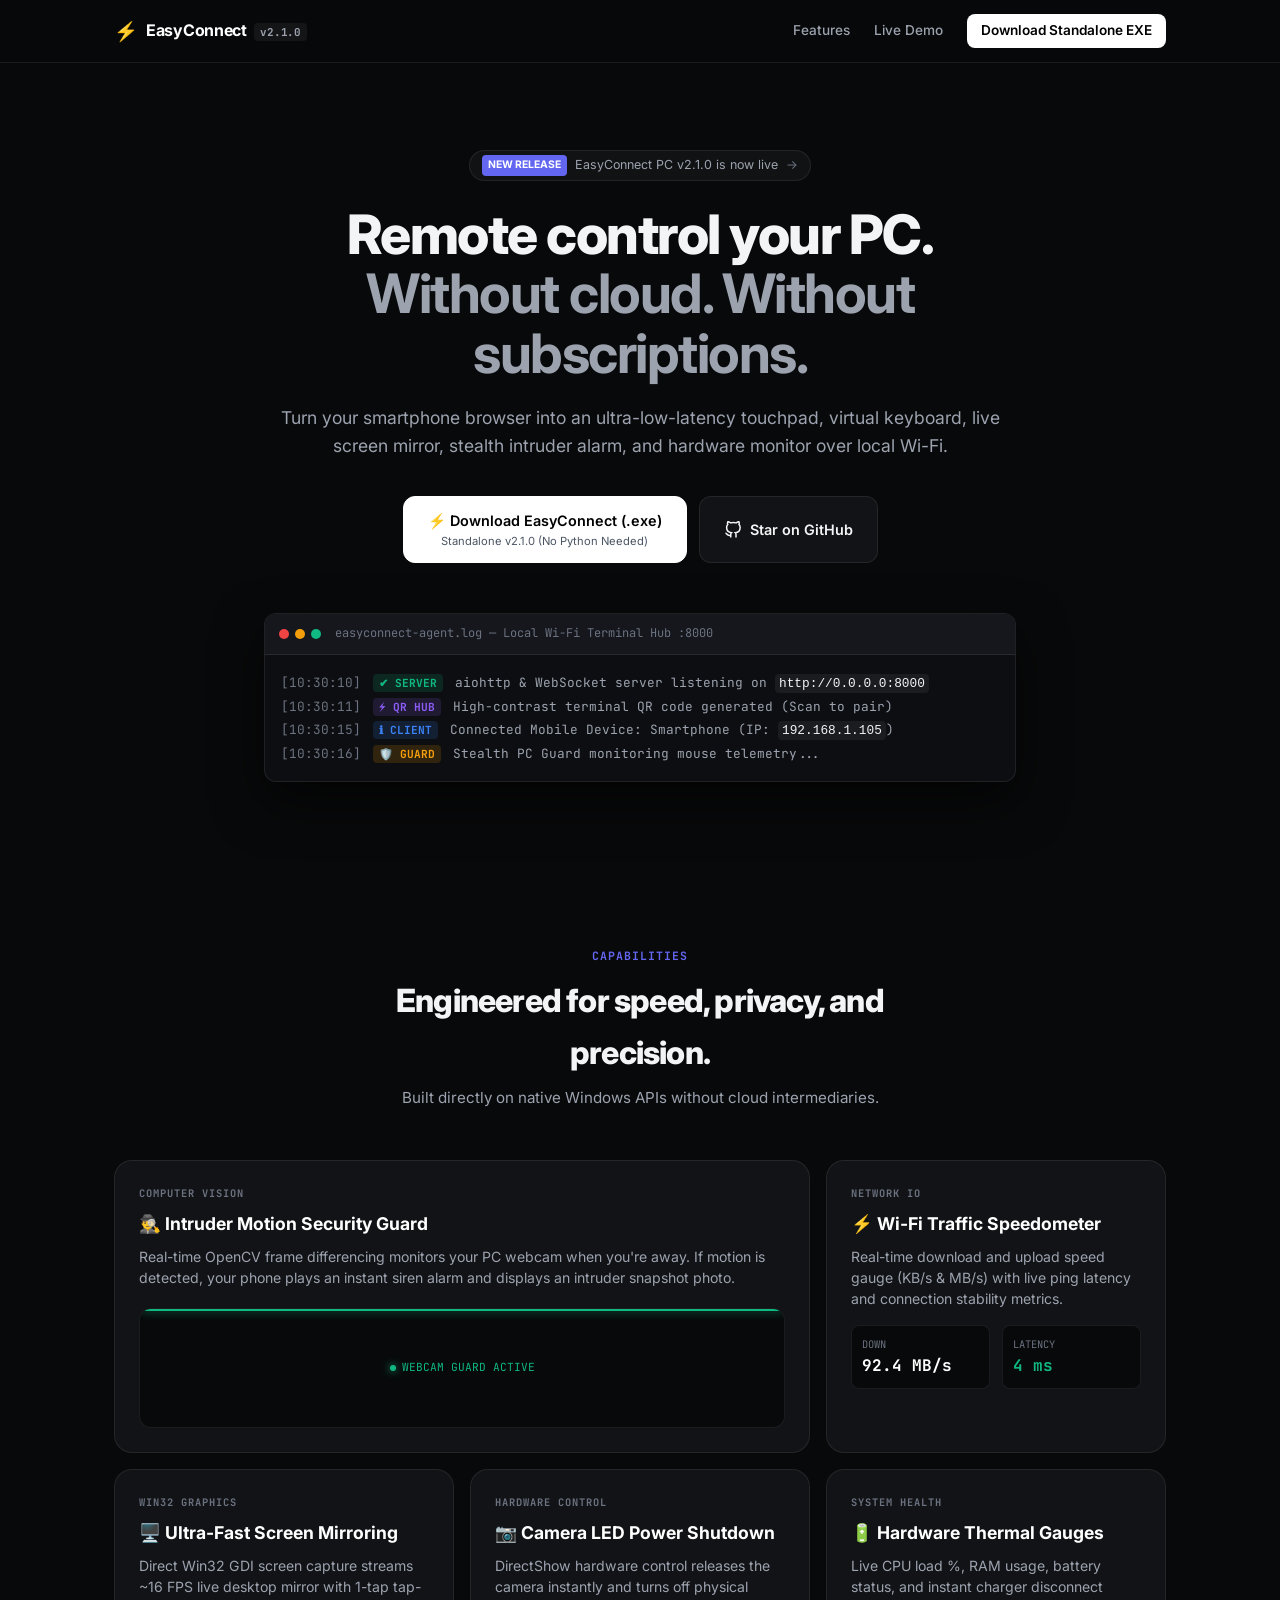
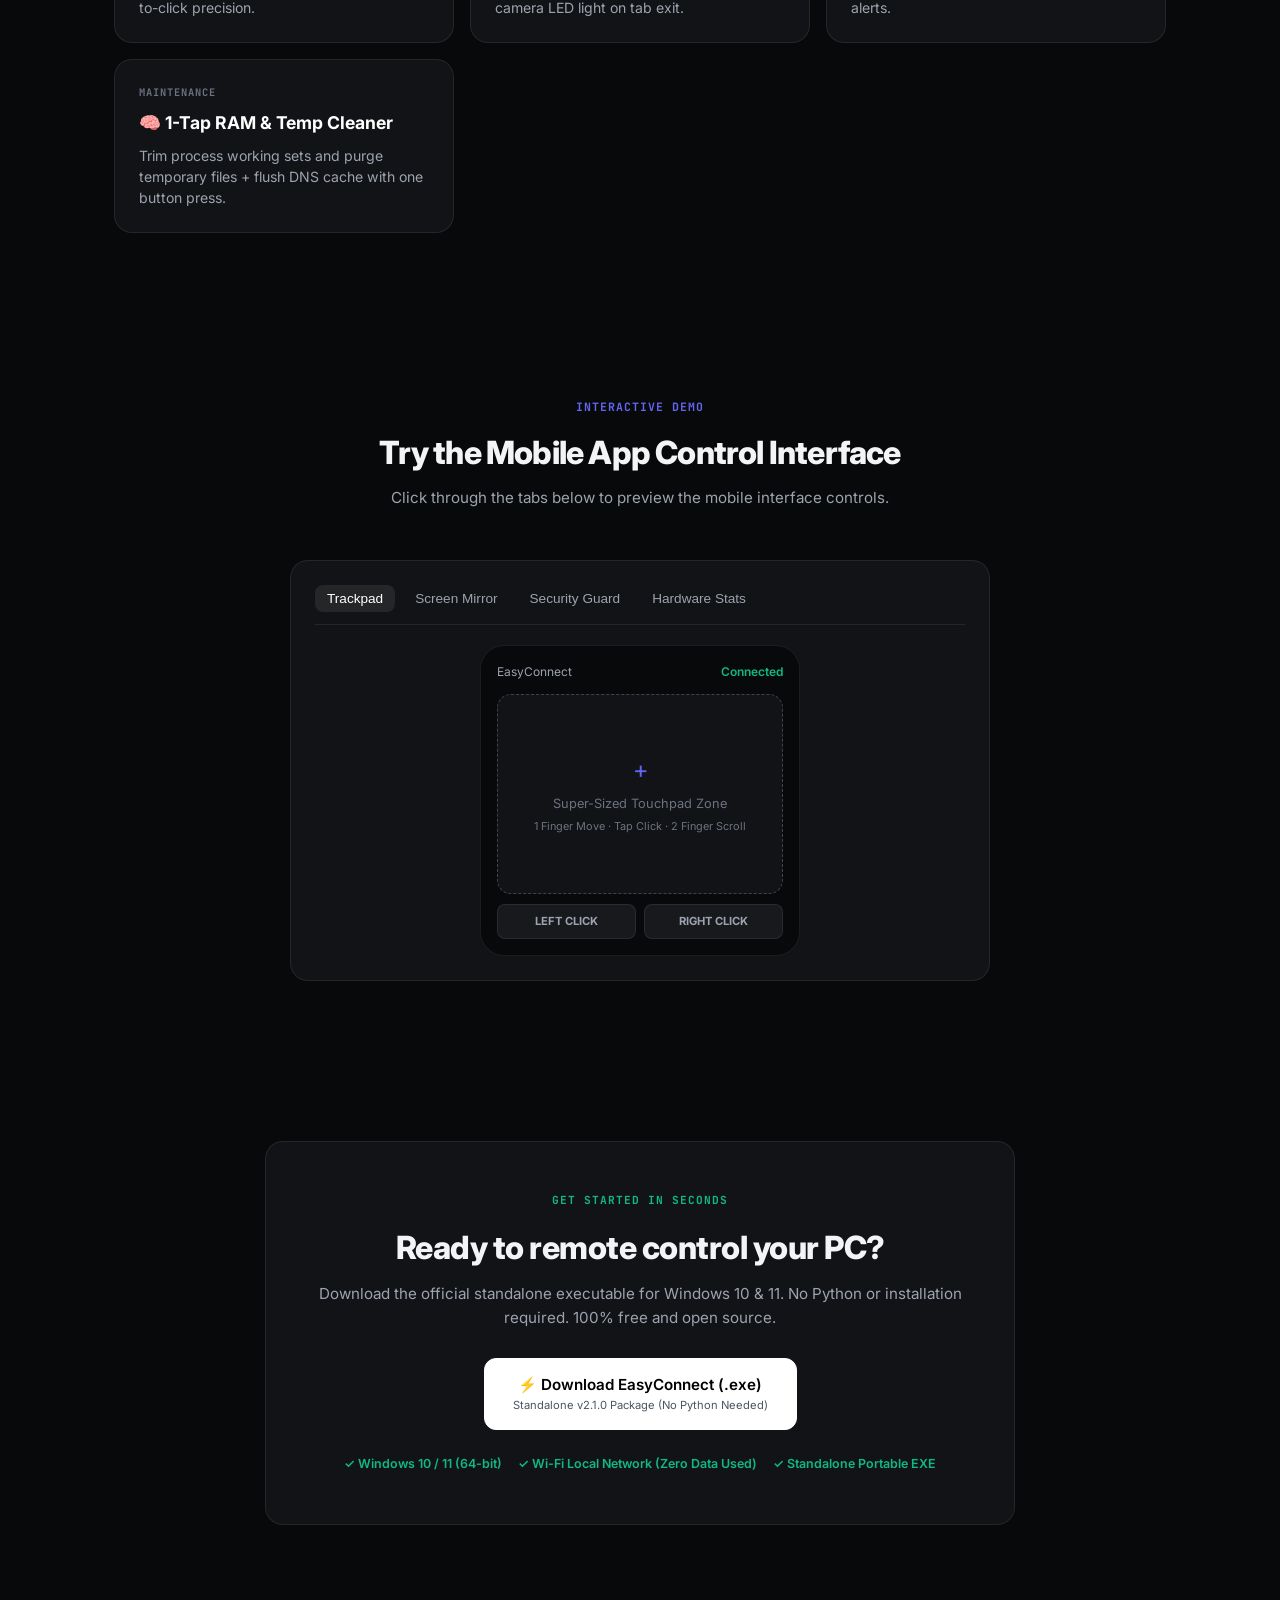
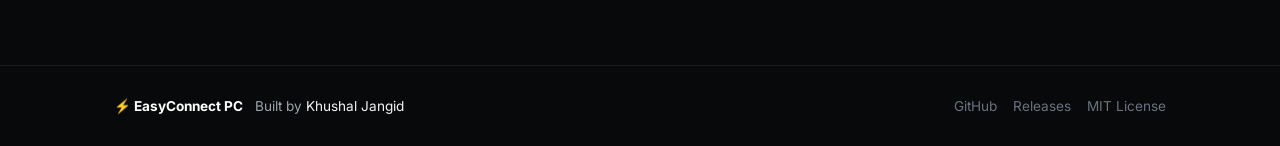
<file: docs/index.html>
<!DOCTYPE html>
<html lang="en">
<head>
  <meta charset="UTF-8">
  <meta name="viewport" content="width=device-width, initial-scale=1.0">
  <title>EasyConnect PC - The Modern PC Remote Control Suite</title>
  <meta name="description" content="EasyConnect PC is a modern, high-performance PC remote control application built with Python, Node.js, and Win32 GDI. Control your PC from any phone over Wi-Fi.">
  <meta name="keywords" content="pc remote control, phone to pc, trackpad, screen mirror, linear app design, open source">
  <meta name="author" content="Khushal Jangid">
  
  <link rel="preconnect" href="https://fonts.googleapis.com">
  <link rel="preconnect" href="https://fonts.gstatic.com" crossorigin>
  <link href="https://fonts.googleapis.com/css2?family=Inter:wght@300;400;500;600;700;800&family=JetBrains+Mono:wght@400;500;700&display=swap" rel="stylesheet">
  <link rel="stylesheet" href="style.css">
  <link rel="icon" type="image/x-icon" href="favicon.ico">
  <link rel="icon" type="image/svg+xml" href="icon.svg">
  <link rel="apple-touch-icon" href="icon.png">
</head>
<body>

  <!-- Sleek Top Navbar -->
  <nav class="navbar">
    <div class="nav-container">
      <a href="#" class="brand">
        <div class="brand-logo">⚡</div>
        <span class="brand-name">EasyConnect <span class="ver-pill">v2.1.0</span></span>
      </a>

      <div class="nav-links">
        <a href="#features">Features</a>
        <a href="#demo">Live Demo</a>
        <a href="#download" class="nav-cta">Download Standalone EXE</a>
      </div>
    </div>
  </nav>

  <!-- Hero Section -->
  <header class="hero">
    <div class="hero-container">
      <div class="hero-announcement">
        <span class="announcement-tag">NEW RELEASE</span>
        <span>EasyConnect PC v2.1.0 is now live</span>
        <span class="arrow">→</span>
      </div>

      <h1 class="hero-title">
        Remote control your PC. <br>
        <span class="hero-highlight">Without cloud. Without subscriptions.</span>
      </h1>

      <p class="hero-subtitle">
        Turn your smartphone browser into an ultra-low-latency touchpad, virtual keyboard, live screen mirror, stealth intruder alarm, and hardware monitor over local Wi-Fi.
      </p>

      <div class="hero-actions">
        <a href="https://github.com/khushal-jangid/pulse-remote-pc/releases/latest/download/EasyConnect.exe" class="btn btn-primary">
          <span>⚡ Download EasyConnect (.exe)</span>
          <small>Standalone v2.1.0 (No Python Needed)</small>
        </a>

        <a href="https://github.com/khushal-jangid/pulse-remote-pc" target="_blank" class="btn btn-secondary">
          <svg width="18" height="18" viewBox="0 0 24 24" fill="none" stroke="currentColor" stroke-width="2"><path d="M9 19c-5 1.5-5-2.5-7-3m14 6v-3.87a3.37 3.37 0 0 0-.94-2.61c3.14-.35 6.44-1.54 6.44-7A5.44 5.44 0 0 0 20 4.77 5.07 5.07 0 0 0 19.91 1S18.73.65 16 2.48a13.38 13.38 0 0 0-7 0C6.27.65 5.09 1 5.09 1A5.07 5.07 0 0 0 5 4.77a5.44 5.44 0 0 0-1.5 3.78c0 5.42 3.3 6.61 6.44 7A3.37 3.37 0 0 0 9 18.13V22"/></svg>
          <span>Star on GitHub</span>
        </a>
      </div>

      <!-- Linear Style Terminal Preview Window -->
      <div class="terminal-preview">
        <div class="terminal-header">
          <div class="window-dots">
            <span class="dot red"></span>
            <span class="dot yellow"></span>
            <span class="dot green"></span>
          </div>
          <div class="terminal-title">easyconnect-agent.log — Local Wi-Fi Terminal Hub :8000</div>
        </div>
        <div class="terminal-body">
          <div class="log-line"><span class="log-time">[10:30:10]</span> <span class="log-tag green">✔ SERVER</span> aiohttp & WebSocket server listening on <code>http://0.0.0.0:8000</code></div>
          <div class="log-line"><span class="log-time">[10:30:11]</span> <span class="log-tag purple">⚡ QR HUB</span> High-contrast terminal QR code generated (Scan to pair)</div>
          <div class="log-line"><span class="log-time">[10:30:15]</span> <span class="log-tag blue">ℹ CLIENT</span> Connected Mobile Device: Smartphone (IP: <code>192.168.1.105</code>)</div>
          <div class="log-line"><span class="log-time">[10:30:16]</span> <span class="log-tag warning">🛡️ GUARD</span> Stealth PC Guard monitoring mouse telemetry...</div>
        </div>
      </div>
    </div>
  </header>

  <!-- Bento Grid Section (Linear.app Style) -->
  <section class="section" id="features">
    <div class="container">
      <div class="section-intro">
        <span class="kicker">CAPABILITIES</span>
        <h2>Engineered for speed, privacy, and precision.</h2>
        <p>Built directly on native Windows APIs without cloud intermediaries.</p>
      </div>

      <div class="bento-grid">
        
        <!-- Large Card 1 -->
        <div class="bento-card card-large">
          <div class="card-badge">COMPUTER VISION</div>
          <h3>🕵️‍♂️ Intruder Motion Security Guard</h3>
          <p>Real-time OpenCV frame differencing monitors your PC webcam when you're away. If motion is detected, your phone plays an instant siren alarm and displays an intruder snapshot photo.</p>
          
          <div class="card-graphic guard-graphic">
            <div class="guard-scanner">
              <div class="scan-line"></div>
              <div class="guard-pill"><span class="pulse-green"></span> WEBCAM GUARD ACTIVE</div>
            </div>
          </div>
        </div>

        <!-- Card 2 -->
        <div class="bento-card">
          <div class="card-badge">NETWORK IO</div>
          <h3>⚡ Wi-Fi Traffic Speedometer</h3>
          <p>Real-time download and upload speed gauge (KB/s & MB/s) with live ping latency and connection stability metrics.</p>
          <div class="metric-display">
            <div class="m-box"><span>DOWN</span><strong>92.4 MB/s</strong></div>
            <div class="m-box"><span>LATENCY</span><strong class="green-text">4 ms</strong></div>
          </div>
        </div>

        <!-- Card 3 -->
        <div class="bento-card">
          <div class="card-badge">WIN32 GRAPHICS</div>
          <h3>🖥️ Ultra-Fast Screen Mirroring</h3>
          <p>Direct Win32 GDI screen capture streams ~16 FPS live desktop mirror with 1-tap tap-to-click precision.</p>
        </div>

        <!-- Card 4 -->
        <div class="card-small bento-card">
          <div class="card-badge">HARDWARE CONTROL</div>
          <h3>📷 Camera LED Power Shutdown</h3>
          <p>DirectShow hardware control releases the camera instantly and turns off physical camera LED light on tab exit.</p>
        </div>

        <!-- Card 5 -->
        <div class="card-small bento-card">
          <div class="card-badge">SYSTEM HEALTH</div>
          <h3>🔋 Hardware Thermal Gauges</h3>
          <p>Live CPU load %, RAM usage, battery status, and instant charger disconnect alerts.</p>
        </div>

        <!-- Card 6 -->
        <div class="card-small bento-card">
          <div class="card-badge">MAINTENANCE</div>
          <h3>🧠 1-Tap RAM & Temp Cleaner</h3>
          <p>Trim process working sets and purge temporary files + flush DNS cache with one button press.</p>
        </div>

      </div>
    </div>
  </section>

  <!-- Interactive Live Demo Section -->
  <section class="section demo-section" id="demo">
    <div class="container">
      <div class="section-intro">
        <span class="kicker">INTERACTIVE DEMO</span>
        <h2>Try the Mobile App Control Interface</h2>
        <p>Click through the tabs below to preview the mobile interface controls.</p>
      </div>

      <div class="interactive-preview">
        <div class="tab-switcher">
          <button class="tab-btn active" data-target="p-trackpad">Trackpad</button>
          <button class="tab-btn" data-target="p-screen">Screen Mirror</button>
          <button class="tab-btn" data-target="p-security">Security Guard</button>
          <button class="tab-btn" data-target="p-hardware">Hardware Stats</button>
        </div>

        <div class="preview-stage">
          
          <!-- Preview 1: Trackpad -->
          <div class="stage-pane active" id="p-trackpad">
            <div class="phone-mockup">
              <div class="mock-header">
                <span>EasyConnect</span>
                <span class="green-pill">Connected</span>
              </div>
              <div class="mock-touchpad">
                <div class="touch-crosshair">+</div>
                <span>Super-Sized Touchpad Zone</span>
                <small>1 Finger Move · Tap Click · 2 Finger Scroll</small>
              </div>
              <div class="mock-mouse-btns">
                <div class="m-btn left">LEFT CLICK</div>
                <div class="m-btn right">RIGHT CLICK</div>
              </div>
            </div>
          </div>

          <!-- Preview 2: Screen Mirror -->
          <div class="stage-pane" id="p-screen">
            <div class="phone-mockup">
              <div class="mock-header">
                <span>Live Screen Mirror</span>
                <span class="red-pill">● LIVE 16 FPS</span>
              </div>
              <div class="mock-screen-view">
                <div class="screen-wireframe">
                  <div class="wf-bar"></div>
                  <div class="wf-content">
                    <div class="wf-box"></div>
                    <div class="wf-box"></div>
                  </div>
                </div>
              </div>
            </div>
          </div>

          <!-- Preview 3: Security Guard -->
          <div class="stage-pane" id="p-security">
            <div class="phone-mockup">
              <div class="mock-header">
                <span>Security Hub</span>
                <span class="green-pill">Guard Active</span>
              </div>
              <div class="mock-card">
                <h4>🕵️‍♂️ Motion Security Guard</h4>
                <p>Webcam monitoring motion in front of PC...</p>
                <div class="siren-bar">🚨 Siren Sound Alert Enabled</div>
              </div>
            </div>
          </div>

          <!-- Preview 4: Hardware Stats -->
          <div class="stage-pane" id="p-hardware">
            <div class="phone-mockup">
              <div class="mock-header">
                <span>Hardware Metrics</span>
                <span>192.168.1.104</span>
              </div>
              <div class="mock-metrics">
                <div class="metric-row"><span>CPU Usage</span><strong>34%</strong></div>
                <div class="metric-row"><span>RAM Memory</span><strong>8.2 GB / 16 GB</strong></div>
                <div class="metric-row"><span>Battery</span><strong>98% Plugged In</strong></div>
              </div>
            </div>
          </div>

        </div>
      </div>
    </div>
  </section>

  <!-- Download CTA Section -->
  <section class="section download-section" id="download">
    <div class="container">
      <div class="cta-box">
        <div class="cta-badge">GET STARTED IN SECONDS</div>
        <h2>Ready to remote control your PC?</h2>
        <p>Download the official standalone executable for Windows 10 & 11. No Python or installation required. 100% free and open source.</p>

        <div class="cta-buttons">
          <a href="https://github.com/khushal-jangid/pulse-remote-pc/releases/latest/download/EasyConnect.exe" class="btn btn-primary btn-lg">
            ⚡ Download EasyConnect (.exe)
            <small>Standalone v2.1.0 Package (No Python Needed)</small>
          </a>
        </div>

        <div class="requirements">
          <span>✓ Windows 10 / 11 (64-bit)</span>
          <span>✓ Wi-Fi Local Network (Zero Data Used)</span>
          <span>✓ Standalone Portable EXE</span>
        </div>
      </div>
    </div>
  </section>

  <!-- Sleek Developer Footer -->
  <footer class="footer">
    <div class="container footer-container">
      <div class="footer-left">
        <span class="footer-logo">⚡ EasyConnect PC</span>
        <span>Built by <a href="https://github.com/khushal-jangid" target="_blank">Khushal Jangid</a></span>
      </div>
      <div class="footer-links">
        <a href="https://github.com/khushal-jangid/pulse-remote-pc" target="_blank">GitHub</a>
        <a href="https://github.com/khushal-jangid/pulse-remote-pc/releases" target="_blank">Releases</a>
        <a href="https://github.com/khushal-jangid/pulse-remote-pc/blob/master/LICENSE" target="_blank">MIT License</a>
      </div>
    </div>
  </footer>

  <script src="script.js"></script>
</body>
</html>
</file>
<file: docs/style.css>
:root {
  --bg-main: #08090a;
  --bg-card: #121316;
  --bg-card-hover: #17191d;
  --border-color: rgba(255, 255, 255, 0.08);
  --border-active: rgba(255, 255, 255, 0.2);

  --accent-blue: #3b82f6;
  --accent-indigo: #6366f1;
  --accent-emerald: #10b981;
  --accent-purple: #8b5cf6;

  --text-primary: #f3f4f6;
  --text-secondary: #9ca3af;
  --text-tertiary: #6b7280;

  --font-sans: 'Inter', -apple-system, BlinkMacSystemFont, sans-serif;
  --font-mono: 'JetBrains Mono', monospace;

  --radius-sm: 8px;
  --radius-md: 12px;
  --radius-lg: 18px;
}

* { box-sizing: border-box; margin: 0; padding: 0; }

html { scroll-behavior: smooth; }

body {
  background-color: var(--bg-main);
  color: var(--text-primary);
  font-family: var(--font-sans);
  line-height: 1.6;
  -webkit-font-smoothing: antialiased;
  overflow-x: hidden;
}

.container { max-width: 1100px; margin: 0 auto; padding: 0 24px; }

/* Navbar */
.navbar {
  position: fixed;
  top: 0; left: 0; right: 0;
  background: rgba(8, 9, 10, 0.85);
  backdrop-filter: blur(12px);
  border-bottom: 1px solid var(--border-color);
  z-index: 100;
  padding: 14px 0;
}

.nav-container {
  max-width: 1100px;
  margin: 0 auto;
  padding: 0 24px;
  display: flex;
  justify-content: space-between;
  align-items: center;
}

.brand { display: flex; align-items: center; gap: 8px; text-decoration: none; color: #fff; }
.brand-logo { font-size: 1.2rem; }
.brand-name { font-weight: 700; font-size: 1rem; letter-spacing: -0.3px; }
.ver-pill { font-size: 0.68rem; font-family: var(--font-mono); color: var(--text-secondary); background: rgba(255, 255, 255, 0.05); padding: 2px 6px; border-radius: 4px; margin-left: 4px; }

.nav-links { display: flex; align-items: center; gap: 24px; }
.nav-links a { color: var(--text-secondary); text-decoration: none; font-size: 0.85rem; font-weight: 500; transition: color 0.15s; }
.nav-links a:hover { color: #fff; }
.nav-cta { background: #fff !important; color: #000 !important; padding: 6px 14px; border-radius: var(--radius-sm); font-weight: 600 !important; }

/* Hero */
.hero {
  padding: 150px 0 80px;
  text-align: center;
}

.hero-container { max-width: 800px; margin: 0 auto; padding: 0 24px; }

.hero-announcement {
  display: inline-flex;
  align-items: center;
  gap: 8px;
  background: rgba(255, 255, 255, 0.04);
  border: 1px solid var(--border-color);
  padding: 4px 12px;
  border-radius: 20px;
  font-size: 0.78rem;
  color: var(--text-secondary);
  margin-bottom: 24px;
}

.announcement-tag { background: var(--accent-indigo); color: #fff; font-size: 0.65rem; font-weight: 700; padding: 2px 6px; border-radius: 4px; }
.arrow { color: var(--text-tertiary); }

.hero-title {
  font-size: 3.4rem;
  font-weight: 800;
  letter-spacing: -1.5px;
  line-height: 1.1;
  margin-bottom: 20px;
}

.hero-highlight { color: var(--text-secondary); font-weight: 700; }

.hero-subtitle {
  font-size: 1.1rem;
  color: var(--text-secondary);
  margin-bottom: 36px;
  line-height: 1.6;
}

.hero-actions {
  display: flex;
  justify-content: center;
  gap: 12px;
  flex-wrap: wrap;
  margin-bottom: 50px;
}

.btn {
  display: inline-flex;
  flex-direction: column;
  align-items: center;
  justify-content: center;
  padding: 12px 24px;
  border-radius: var(--radius-md);
  text-decoration: none;
  font-weight: 600;
  font-size: 0.9rem;
  transition: all 0.15s ease;
  cursor: pointer;
}

.btn-primary { background: #fff; color: #000; border: 1px solid #fff; }
.btn-primary:hover { background: #e5e7eb; border-color: #e5e7eb; }

.btn-secondary { background: var(--bg-card); color: var(--text-primary); border: 1px solid var(--border-color); display: flex; flex-direction: row; gap: 8px; }
.btn-secondary:hover { background: var(--bg-card-hover); border-color: var(--border-active); }

.btn small { font-size: 0.7rem; font-weight: 400; color: #6b7280; }
.btn-primary small { color: #4b5563; }

/* Terminal Window Preview */
.terminal-preview {
  background: #0d0e11;
  border: 1px solid var(--border-color);
  border-radius: var(--radius-md);
  text-align: left;
  overflow: hidden;
  box-shadow: 0 20px 50px rgba(0, 0, 0, 0.6);
  margin-top: 20px;
}

.terminal-header {
  background: #15171c;
  padding: 10px 14px;
  display: flex;
  align-items: center;
  border-bottom: 1px solid var(--border-color);
}

.window-dots { display: flex; gap: 6px; }
.dot { width: 10px; height: 10px; border-radius: 50%; }
.red { background: #ef4444; }
.yellow { background: #f59e0b; }
.green { background: #10b981; }

.terminal-title { font-family: var(--font-mono); font-size: 0.75rem; color: var(--text-tertiary); margin-left: 14px; }

.terminal-body { padding: 16px; font-family: var(--font-mono); font-size: 0.8rem; line-height: 1.8; }
.log-line { color: var(--text-secondary); }
.log-time { color: var(--text-tertiary); }

.log-tag { font-weight: 700; font-size: 0.7rem; padding: 2px 6px; border-radius: 4px; margin: 0 4px; }
.log-tag.green { background: rgba(16, 185, 129, 0.15); color: #10b981; }
.log-tag.blue { background: rgba(59, 130, 246, 0.15); color: #3b82f6; }
.log-tag.purple { background: rgba(139, 92, 246, 0.15); color: #8b5cf6; }
.log-tag.warning { background: rgba(245, 158, 11, 0.15); color: #f59e0b; }

.terminal-body code { color: #f3f4f6; background: rgba(255, 255, 255, 0.06); padding: 2px 4px; border-radius: 4px; }

/* Bento Grid */
.section { padding: 80px 0; }
.section-intro { text-align: center; max-width: 600px; margin: 0 auto 50px; }
.kicker { font-size: 0.72rem; font-family: var(--font-mono); font-weight: 700; color: var(--accent-indigo); letter-spacing: 1px; }
.section-intro h2 { font-size: 2rem; font-weight: 800; letter-spacing: -0.8px; margin: 8px 0; }
.section-intro p { color: var(--text-secondary); font-size: 0.95rem; }

.bento-grid {
  display: grid;
  grid-template-columns: repeat(3, 1fr);
  gap: 16px;
}

.bento-card {
  background: var(--bg-card);
  border: 1px solid var(--border-color);
  border-radius: var(--radius-lg);
  padding: 24px;
  transition: border-color 0.2s, background-color 0.2s;
  display: flex;
  flex-direction: column;
}

.bento-card:hover { border-color: var(--border-active); background: var(--bg-card-hover); }

.card-large { grid-column: span 2; }

.card-badge { font-size: 0.65rem; font-family: var(--font-mono); color: var(--text-tertiary); letter-spacing: 1px; font-weight: 700; margin-bottom: 8px; }
.bento-card h3 { font-size: 1.1rem; font-weight: 700; margin-bottom: 8px; color: #fff; }
.bento-card p { font-size: 0.88rem; color: var(--text-secondary); line-height: 1.5; }

.card-graphic { margin-top: 20px; background: #08090a; border: 1px solid var(--border-color); border-radius: var(--radius-md); height: 120px; position: relative; overflow: hidden; display: flex; align-items: center; justify-content: center; }

.scan-line { position: absolute; top: 0; left: 0; right: 0; height: 2px; background: var(--accent-emerald); box-shadow: 0 0 10px var(--accent-emerald); animation: scan 2s infinite ease-in-out; }
@keyframes scan { 0% { top: 0; } 100% { top: 100%; } }

.guard-pill { font-size: 0.7rem; font-family: var(--font-mono); color: var(--accent-emerald); display: flex; align-items: center; gap: 6px; }
.pulse-green { width: 6px; height: 6px; border-radius: 50%; background: var(--accent-emerald); box-shadow: 0 0 8px var(--accent-emerald); }

.metric-display { display: flex; gap: 12px; margin-top: 16px; }
.m-box { flex: 1; background: #08090a; border: 1px solid var(--border-color); padding: 10px; border-radius: var(--radius-sm); }
.m-box span { font-size: 0.65rem; font-family: var(--font-mono); color: var(--text-tertiary); display: block; }
.m-box strong { font-size: 1rem; font-family: var(--font-mono); color: #fff; }
.green-text { color: var(--accent-emerald) !important; }

/* Interactive Demo */
.interactive-preview { background: var(--bg-card); border: 1px solid var(--border-color); border-radius: var(--radius-lg); padding: 24px; max-width: 700px; margin: 0 auto; }

.tab-switcher { display: flex; gap: 8px; border-bottom: 1px solid var(--border-color); padding-bottom: 12px; margin-bottom: 20px; }
.tab-btn { background: none; border: none; color: var(--text-secondary); font-size: 0.85rem; font-weight: 500; padding: 6px 12px; border-radius: var(--radius-sm); cursor: pointer; transition: all 0.15s; }
.tab-btn.active, .tab-btn:hover { background: rgba(255, 255, 255, 0.08); color: #fff; }

.stage-pane { display: none; }
.stage-pane.active { display: block; }

.phone-mockup { background: #08090a; border: 1px solid var(--border-color); border-radius: 24px; padding: 16px; max-width: 320px; margin: 0 auto; }
.mock-header { display: flex; justify-content: space-between; font-size: 0.75rem; color: var(--text-secondary); margin-bottom: 12px; }
.green-pill { color: var(--accent-emerald); font-weight: 600; }
.red-pill { color: #ef4444; font-weight: 600; }

.mock-touchpad { background: #121316; border: 1px dashed var(--border-active); border-radius: 14px; height: 200px; display: flex; flex-direction: column; align-items: center; justify-content: center; text-align: center; color: var(--text-tertiary); font-size: 0.8rem; }
.touch-crosshair { font-size: 1.5rem; color: var(--accent-indigo); margin-bottom: 4px; }
.mock-touchpad small { font-size: 0.68rem; color: var(--text-tertiary); margin-top: 4px; }

.mock-mouse-btns { display: flex; gap: 8px; margin-top: 10px; }
.m-btn { flex: 1; background: #17191d; border: 1px solid var(--border-color); border-radius: 8px; padding: 8px; font-size: 0.7rem; font-weight: 700; text-align: center; color: var(--text-secondary); }

.mock-screen-view { background: #121316; border-radius: 14px; height: 200px; padding: 12px; }
.screen-wireframe { border: 1px solid var(--border-color); height: 100%; border-radius: 8px; padding: 8px; }
.wf-bar { height: 10px; background: rgba(255, 255, 255, 0.1); border-radius: 4px; margin-bottom: 8px; }
.wf-content { display: flex; gap: 8px; }
.wf-box { flex: 1; height: 100px; background: rgba(255, 255, 255, 0.04); border-radius: 4px; }

.mock-card { background: #121316; border: 1px solid var(--border-color); border-radius: 14px; padding: 16px; }
.mock-card h4 { font-size: 0.9rem; color: #fff; margin-bottom: 4px; }
.mock-card p { font-size: 0.75rem; color: var(--text-secondary); margin-bottom: 10px; }
.siren-bar { background: rgba(239, 68, 68, 0.15); border: 1px solid rgba(239, 68, 68, 0.3); color: #ef4444; font-size: 0.72rem; font-weight: 700; padding: 6px; border-radius: 6px; text-align: center; }

.mock-metrics { display: flex; flex-direction: column; gap: 8px; }
.metric-row { background: #121316; border: 1px solid var(--border-color); padding: 10px; border-radius: 8px; display: flex; justify-content: space-between; font-size: 0.78rem; color: var(--text-secondary); }
.metric-row strong { color: #fff; }

/* Download CTA */
.cta-box { background: var(--bg-card); border: 1px solid var(--border-color); border-radius: var(--radius-lg); padding: 50px 30px; text-align: center; max-width: 750px; margin: 0 auto; }
.cta-badge { font-size: 0.7rem; font-family: var(--font-mono); color: var(--accent-emerald); font-weight: 700; letter-spacing: 1px; margin-bottom: 12px; }
.cta-box h2 { font-size: 2rem; font-weight: 800; letter-spacing: -0.5px; margin-bottom: 8px; }
.cta-box p { color: var(--text-secondary); font-size: 0.95rem; margin-bottom: 28px; }
.cta-buttons { display: flex; justify-content: center; gap: 12px; flex-wrap: wrap; margin-bottom: 24px; }
.btn-lg { padding: 14px 28px; font-size: 0.95rem; }
.requirements { display: flex; justify-content: center; gap: 16px; flex-wrap: wrap; font-size: 0.78rem; color: var(--accent-emerald); font-weight: 600; }

/* Footer */
.footer { border-top: 1px solid var(--border-color); padding: 30px 0; margin-top: 60px; }
.footer-container { display: flex; justify-content: space-between; align-items: center; flex-wrap: wrap; gap: 14px; }
.footer-left { display: flex; align-items: center; gap: 12px; font-size: 0.85rem; color: var(--text-secondary); }
.footer-logo { font-weight: 700; color: #fff; }
.footer-left a { color: var(--text-primary); text-decoration: none; }
.footer-links { display: flex; gap: 16px; }
.footer-links a { color: var(--text-tertiary); text-decoration: none; font-size: 0.85rem; transition: color 0.15s; }
.footer-links a:hover { color: #fff; }

@media (max-width: 768px) {
  .bento-grid { grid-template-columns: 1fr; }
  .card-large { grid-column: span 1; }
  .hero-title { font-size: 2.2rem; }
  .nav-links a:not(.nav-cta) { display: none; }
}
</file>
